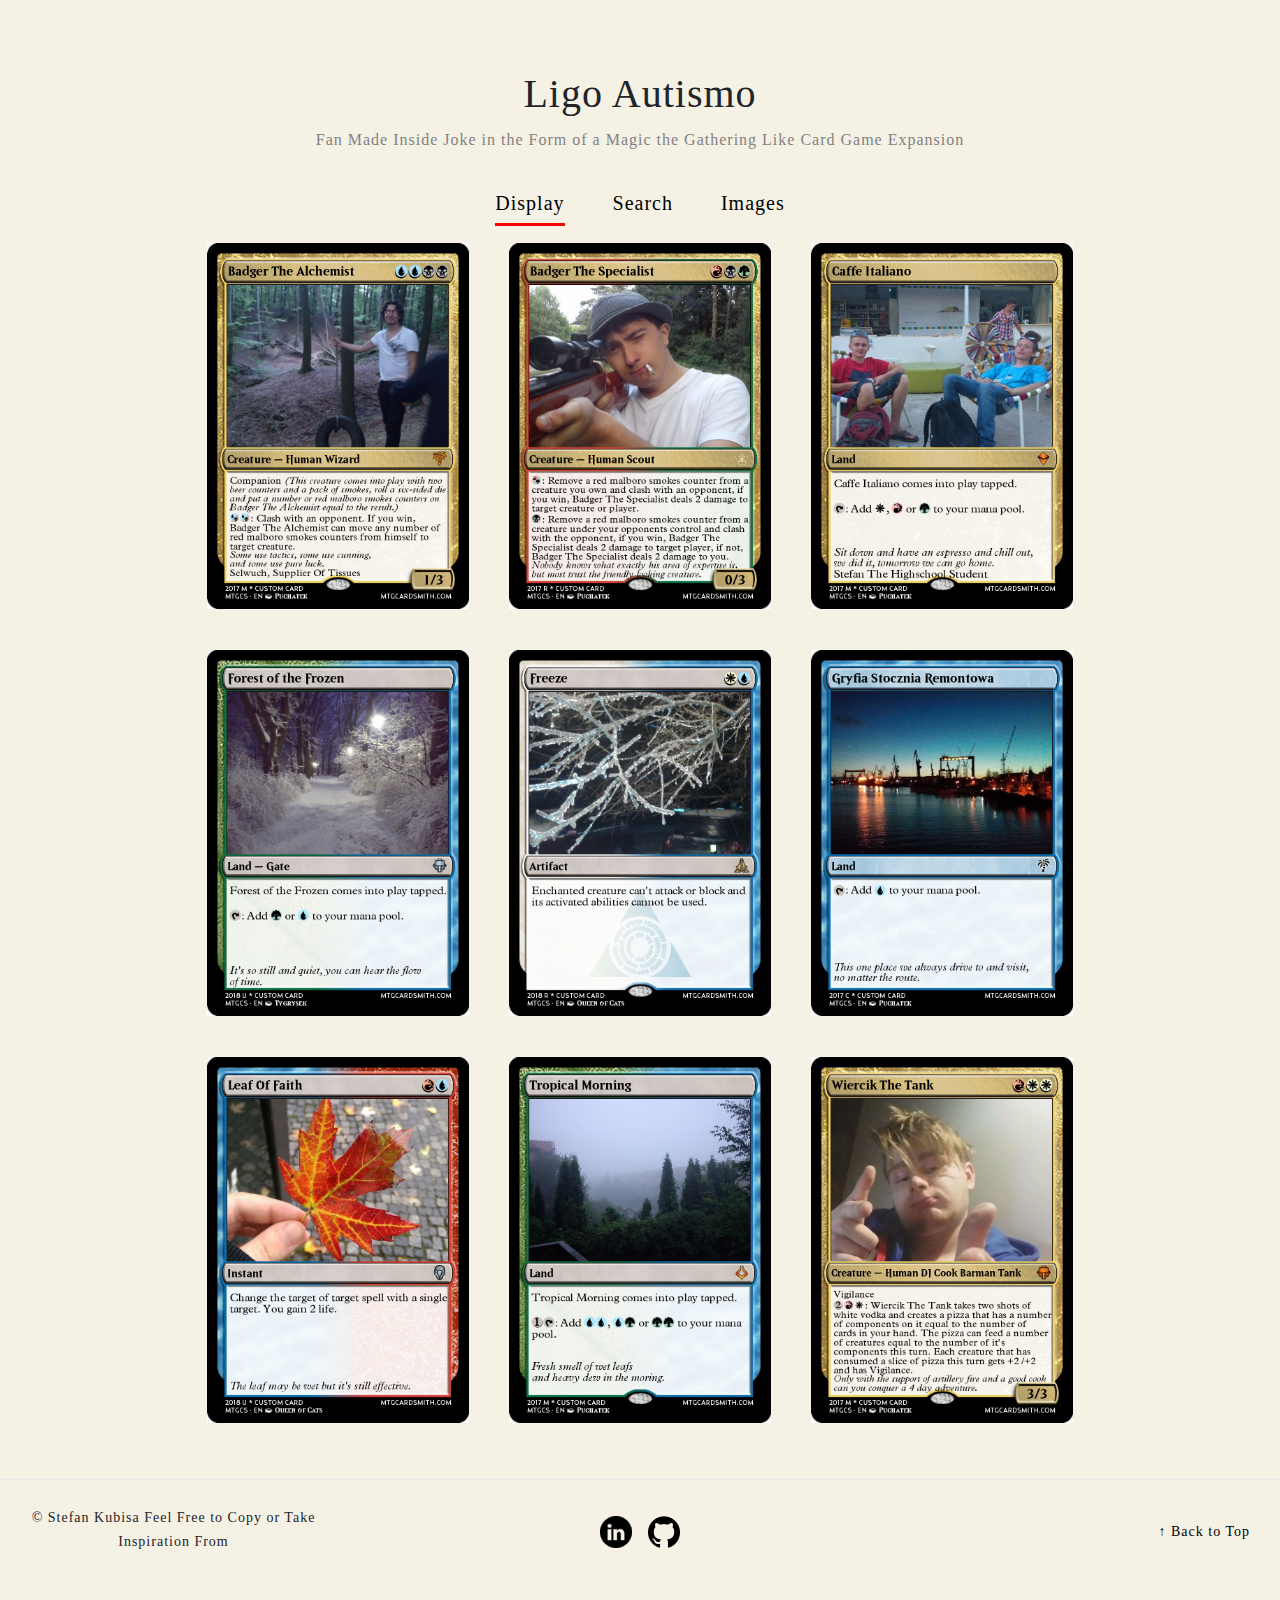
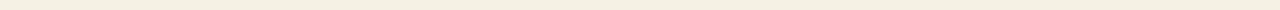
<file: index.html>
<!DOCTYPE html>
<html lang="en">

<head>
  <meta charset="UTF-8">
  <meta name="viewport" content="width=device-width, initial-scale=1.0, shrink-tofit=no">
  <title>Ligo Autismo Homepage</title>
  <link rel="stylesheet" href="./Bootstrap_Fonts_Logos/Vollkorn-Black.ttf">
  <link rel="stylesheet" href="./Bootstrap_Fonts_Logos/bootstrap.css">
  <link rel="stylesheet" href="./main.css">
  <script src="./Bootstrap_Fonts_Logos/bootstrap.bundle.js"></script>
  <script src="./vue3.js"></script>
</head>

<body class="theme-insta">

  <div id="header"></div>
  <div id="display">
    <card-wrapper :cards="cards" />
  </div>
  <div id="footer"></div>

  <script src="./main.js"></script>
  <script>
    const headerApp = header.mount('#header');
    const cardApp = display.mount('#display');
    const footerApp = footer.mount('#footer');
  </script>

</body>

</html>
</file>
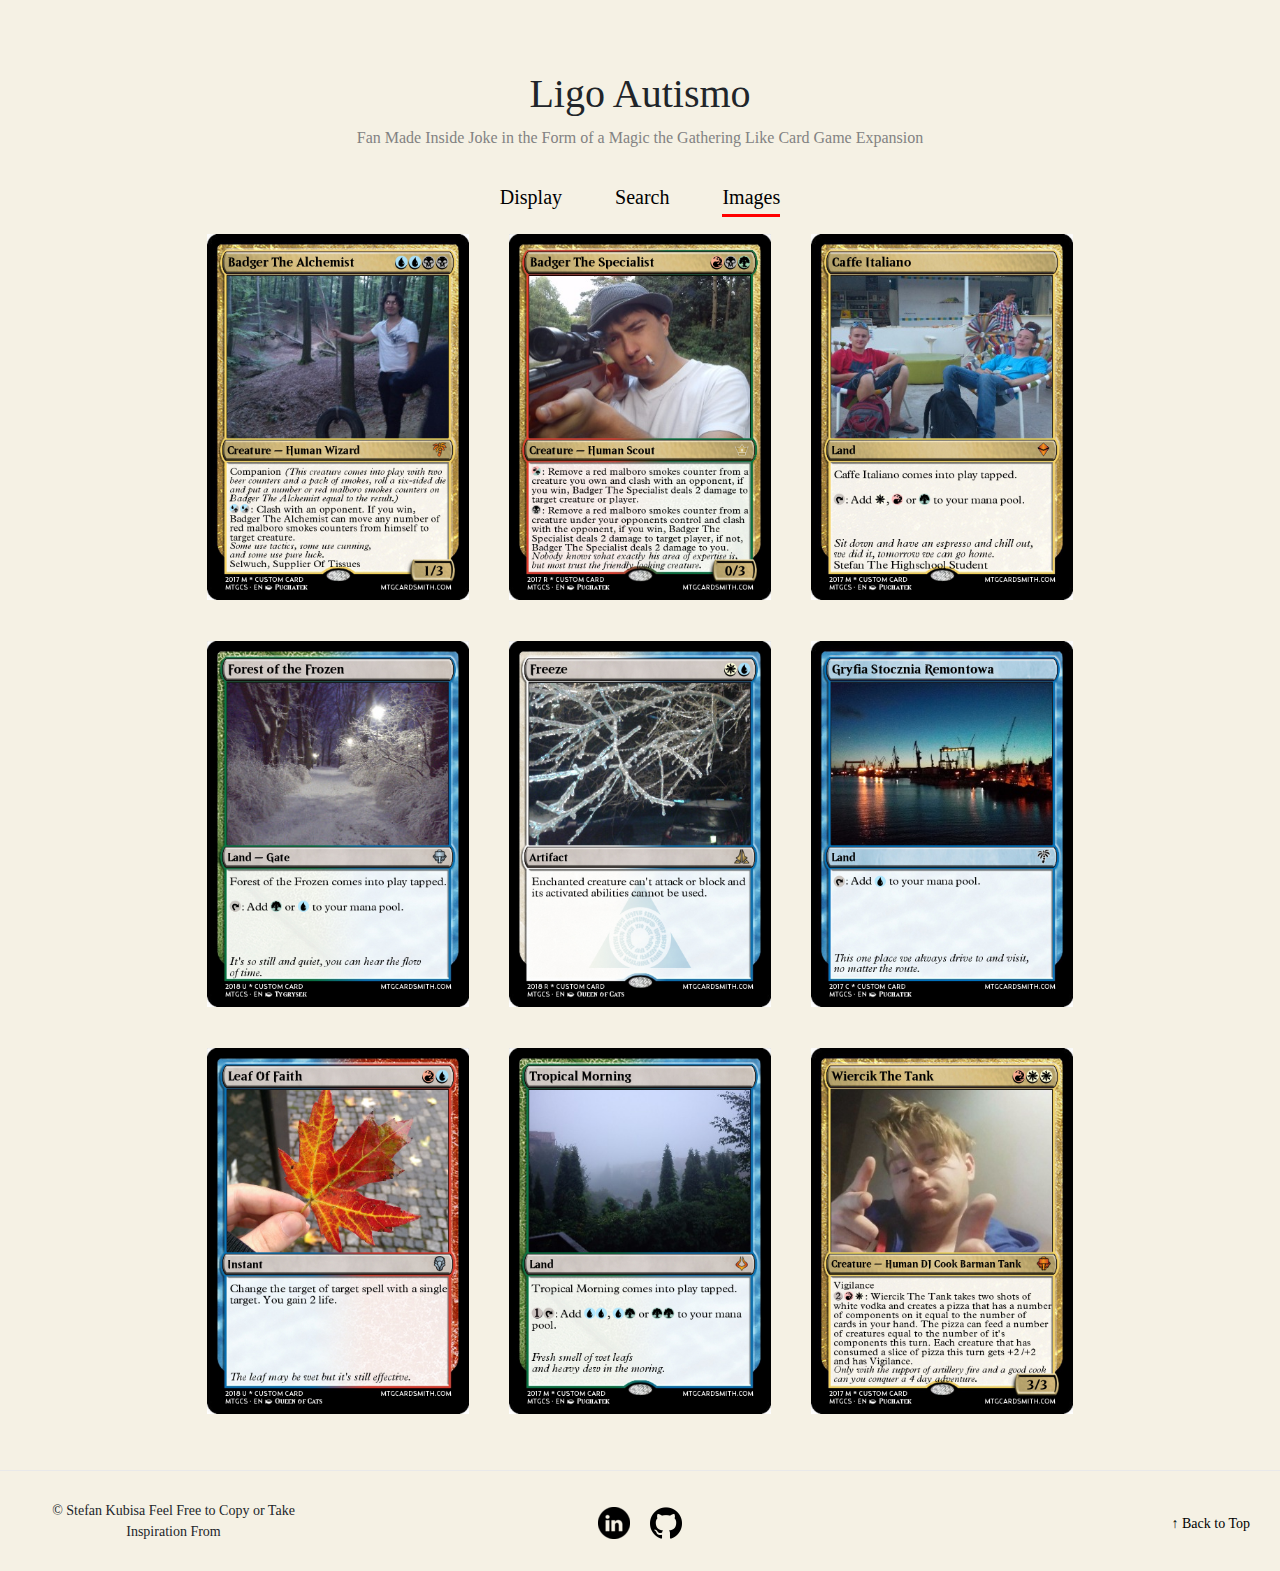
<file: images.html>
<!DOCTYPE html>
<html lang="en">

<head>
    <meta charset="UTF-8">
    <meta name="viewport" content="width=device-width, initial-scale=1.0, shrink-tofit=no">
    <title>Ligo Autismo Homepage</title>
    <link rel="stylesheet" href="./Bootstrap_Fonts_Logos/Vollkorn-Black.ttf">
    <link rel="stylesheet" href="./Bootstrap_Fonts_Logos/bootstrap.css">
    <link rel="stylesheet" href="./main.css">
    <script src="./Bootstrap_Fonts_Logos/bootstrap.bundle.js"></script>
    <script src="./vue3.js"></script>
</head>

<body>
    <header class="site-header">
        <div class="site-logo">
            <div class="site-title">
                <h1>Ligo Autismo</h1>
                <div class="site-subtitle">Fan Made Inside Joke in the Form of a Magic the Gathering Like Card Game
                    Expansion
                </div>
            </div>
        </div>
        <div class="header-nav">
            <ul class="nav">
                <li>
                    <a target="_self" href="./index.html">Display</a>
                </li>
                <li>
                    <a target="_self" href="./search.html">Search</a>
                </li>
                <li class="active">
                    <a target="_self" href="./">Images</a>
                </li>
            </ul>
        </div>
    </header>

    <div id="display">
        <card-wrapper :cards="cards" />
    </div>

    <footer class="site-footer">
        <div class="row row-middle">
            <div class="col-md-3 site-footer-copyright">
                © Stefan Kubisa Feel Free to Copy or Take Inspiration From
            </div>
            <div class="col-md-6 site-footer-links">
                <div class="social-item-linkdin">
                    <a target="_blank" href="https://www.linkedin.com/in/stefan-kubisa/">
                        <img src="./Bootstrap_Fonts_Logos/linkedin_black_logo_icon_small.png" alt="">
                    </a>
                </div>
                <div class="social-item-github">
                    <a target="_blank" href="https://github.com/lfx2m/Ligo-Autismo">
                        <img src="./Bootstrap_Fonts_Logos/github-logo_icon.png" alt=""></a>
                </div>
            </div>
            <div class="col-md-3 back-to-top">
                <a class="scroll-to-top" href="#top">
                    &#X2191 Back to Top</a>
            </div>
        </div>
    </footer>

    <script src="./main.js"></script>
    <script>
        const mountedApp = display.mount('#display')
    </script>
</body>

</html>
</file>
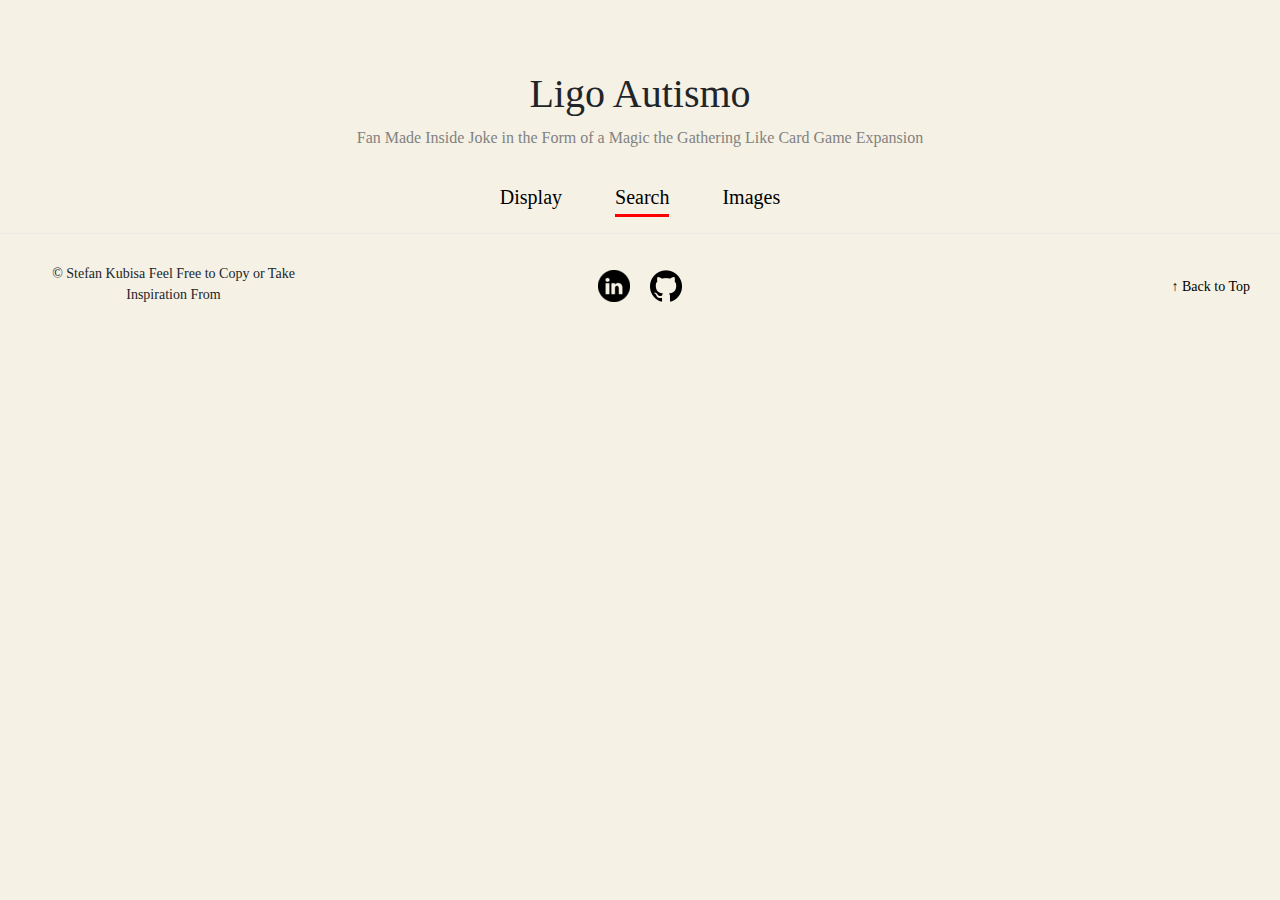
<file: search.html>
<!DOCTYPE html>
<html lang="en">

<head>
    <meta charset="UTF-8">
    <meta name="viewport" content="width=device-width, initial-scale=1.0, shrink-tofit=no">
    <title>Ligo Autismo Homepage</title>
    <link rel="stylesheet" href="./Bootstrap_Fonts_Logos/Vollkorn-Black.ttf">
    <link rel="stylesheet" href="./Bootstrap_Fonts_Logos/bootstrap.css">
    <link rel="stylesheet" href="./main.css">
    <script src="./Bootstrap_Fonts_Logos/bootstrap.bundle.js"></script>
    <script src="./vue3.js"></script>
</head>

<body>
    <header class="site-header">
      <div class="site-logo">
        <div class="site-title">
          <h1>Ligo Autismo</h1>
          <div class="site-subtitle">Fan Made Inside Joke in the Form of a Magic the Gathering Like Card Game Expansion</div>
        </div>
      </div>
      <div class="header-nav">
        <ul class="nav">
          <li>
            <a target="_self" href="./index.html">Display</a>
          </li>
          <li class="active">
            <a target="_self" href="./">Search</a>
          </li>
          <li>
            <a target="_self" href="./images.html">Images</a>
          </li>
        </ul>
      </div>
    </header>

    <footer class="site-footer">
      <div class="row row-middle">
        <div class="col-md-3 site-footer-copyright">
          © Stefan Kubisa Feel Free to Copy or Take Inspiration From
        </div>
        <div class="col-md-6 site-footer-links">
          <div class="social-item-linkdin">
            <a target="_blank" href="https://www.linkedin.com/in/stefan-kubisa/">
              <img src="./Bootstrap_Fonts_Logos/linkedin_black_logo_icon_small.png" alt="">
            </a>
          </div>
          <div class="social-item-github">
            <a target="_blank" href="https://github.com/lfx2m/Ligo-Autismo">
            <img src="./Bootstrap_Fonts_Logos/github-logo_icon.png" alt=""></a>
          </div>
        </div>
        <div class="col-md-3 back-to-top">
          <a class="scroll-to-top" href="#top">
            &#X2191 Back to Top</a>
        </div>
      </div>
    </footer>
    <script src="./main.js"></script>
</body>

</html>
</file>
<file: main.css>
* {
    box-sizing: border-box;
}

.theme-insta {
    font-size: 16px;
    font-weight: 400;
    letter-spacing: 1px;
    line-height: 1.75;
    min-height: 100vh;
    display: flex;
    flex: 1 1 100vh;
    flex-flow: column wrap;
    margin: 0;
}

body {
    background-color: rgb(245,241,228);
    font-family: 'Vollkorn', serif;
}

/*HEADER*/
.site-header {
    padding-left: 5rem;
    padding-right: 5rem;
    padding-top: 4.375rem;
    margin-bottom: 1rem;
}

.site-subtitle {
    color: rgb(130, 130, 130);
}

.site-logo {
    text-align: center;
}

.header-nav {
    font-size: 1.25rem;
    align-items: center;
    align-self: center;
    -webkit-box-align: center;
    -ms-flex-item-align: center;
}

.nav {
    text-align: center;
    margin-top: 1.5rem;
    display: block !important;
}

.header-nav li{
    display: inline-block;
    vertical-align: top;
    margin-left: 1.5rem;
    margin-right: 1.5rem;
    margin-top: 0.5rem;
}

.header-nav li.active {
    border-bottom-color: red;
    border-bottom-style: solid;
    padding-bottom: 0.15rem;
}

a {
    color: black;
    text-decoration: black;
}

a:hover {
    color: red;
}

/*BODY*/
.site-wrapper {
    -webkit-box-flex: 1;
    flex: 1;
    height: initial;
}

.site-content {
    margin-left: 4rem;
    margin-right: 4rem;
}

.albun-insta-wrap {
    max-width: 112.5rem;
    margin-left: auto;
    margin-right: auto;
}

.album-insta {
    display: flex;
    flex-wrap: wrap;
    -webkit-box-align: stretch;
    align-items: stretch;
}

.album-insta-item {
    max-width: 27.5rem;
    flex-basis: 25%;
    padding: 0.0625rem 1.25rem 2.5rem;
    position: relative;
}

.album-insta-inner {
    display: inline-table;
    vertical-align: top;
    position: relative;
}

.img-responsive {
    width: 100%;
    height: auto;
    max-height: 523px;
    max-width: 375px; 
    min-height: 366px;
    min-width: 262px;
}

img {
    border-style: none;
}

.album-insta-overlay {
    position: absolute;
    top: 0;
    left: 0;
    width: 100%;
    height: 100%;
    display: flex;
    flex-wrap: wrap;
    -webkit-box-align: center;
    align-items: center;
    -webkit-box-pack: center;
    justify-content: center;
    opacity: 0;
    font-weight: 700;
    color: #fff;
    background: linear-gradient(to bottom, rgba(0,0,0,0.5), rgba(0,0,0,0.8));
    transition: opacity .2s linear;
}

.album-insta-item:hover .album-insta-overlay {
    opacity: 1;
}

.album-insta-project {
    font-size: 1.625rem;
    text-align: center;
    padding: 1.25rem;
    word-break: break-word;
    hyphens: auto;
}

/*FOOTER*/
.site-footer {
    padding: 1rem 1.875rem;
    border-top: 0.0625rem solid #e9e9e9;
    margin-top: 1rem;
}

.row-middle {
    -webkit-box-align: center;
    align-items: center;
}

.site-footer-copyright {
    font-size: 14px;
    text-align: center;
}

.site-footer-links {
    align-items: center;
    text-align: center;
    margin-top: 0.75rem;
}

.social-item-linkdin {
    display: inline-block;
    padding: 0.5rem;
    margin-bottom: 0.5rem;
}

.social-item-github {
    display: inline-block;
    padding: 0.5rem;
    margin-bottom: 0.5rem;
}

.social-item-linkdin:hover {
    background: #ec500f;
    border-radius: 100%;
    -webkit-filter: invert(1);
    filter: invert(1);
}

.social-item-github:hover {
    background: #36aef3;
    border-radius: 100%;
    -webkit-filter: invert(1);
    filter: invert(1);
}

.back-to-top {
    font-size: 14px;
    text-align: right;
    margin-top: 0.25rem;
}

/*MOBILE*/
@media screen and (max-width: 430px) {
    .site-content {
        margin-left: 0rem;
        margin-right: 0rem;
    }
}
</file>
